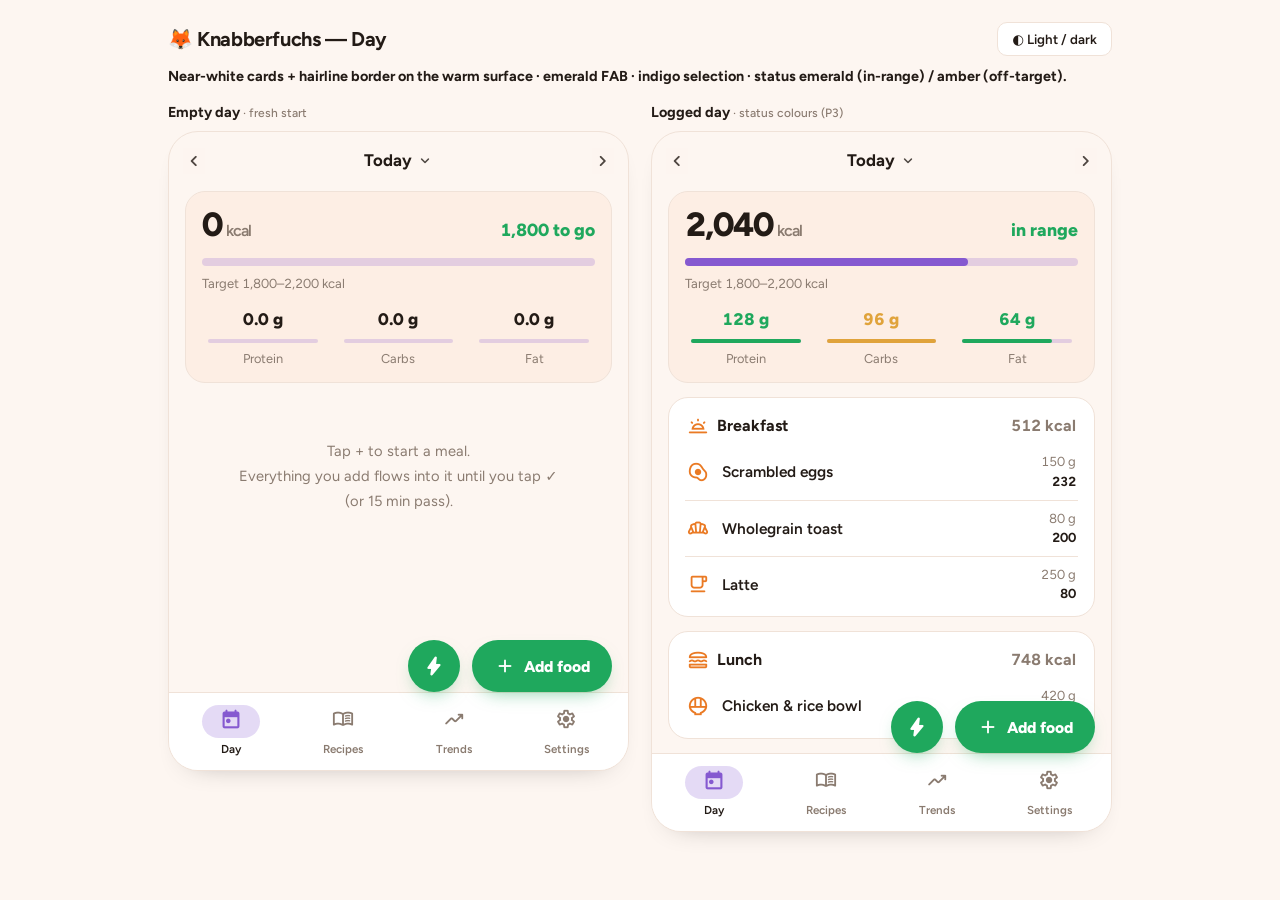
<file: examples/ui/01-day.html>
<!doctype html>
<html lang="en"><head>
<meta charset="utf-8"><meta name="viewport" content="width=device-width, initial-scale=1">
<title>Knabberfuchs — Day</title>
<link href="https://fonts.googleapis.com/css2?family=Figtree:wght@400;500;600;700;800&display=swap" rel="stylesheet">
<link href="https://fonts.googleapis.com/css2?family=Material+Symbols+Rounded:opsz,wght,FILL,GRAD@24,400,0,0&display=block" rel="stylesheet">
<link rel="stylesheet" href="fuchsbau.css">
</head>
<body><div class="wrap">
  <header class="pg"><h1>🦊 Knabberfuchs — Day</h1>
  <button class="toggle" onclick="document.body.classList.toggle('dark')">◐ Light / dark</button></header>
  <p class="cap" style="margin-top:10px">Near-white cards + hairline border on the warm surface · emerald FAB · indigo selection · status emerald (in-range) / amber (off-target).</p>

  <div class="stage">

    <!-- EMPTY -->
    <div>
      <p class="cap">Empty day <small>· fresh start</small></p>
      <div class="phone">
        <div class="appbar"><span class="ms nav-i l">chevron_left</span><b>Today <span class="ms sm">expand_more</span></b><span class="ms nav-i r">chevron_right</span></div>
        <div class="body">
          <div class="card hero">
            <div class="heroTop"><div class="kcal num">0<small>kcal</small></div><div class="togo num">1,800 to go</div></div>
            <div class="bar"><i style="width:0"></i></div>
            <div class="target num">Target 1,800–2,200 kcal</div>
            <div class="macros">
              <div class="macro none"><div class="v num">0.0 g</div><div class="mbar"><i style="width:0"></i></div><div class="l">Protein</div></div>
              <div class="macro none"><div class="v num">0.0 g</div><div class="mbar"><i style="width:0"></i></div><div class="l">Carbs</div></div>
              <div class="macro none"><div class="v num">0.0 g</div><div class="mbar"><i style="width:0"></i></div><div class="l">Fat</div></div>
            </div>
          </div>
          <div class="empty">Tap + to start a meal.<br>Everything you add flows into it until you tap ✓<br>(or 15 min pass).</div>
        </div>
        <div class="fabs">
          <button class="fab small"><span class="ms fill">bolt</span></button>
          <button class="fab ext"><span class="ms">add</span> Add food</button>
        </div>
        <div class="nav">
          <div class="dest on"><span class="pl"><span class="ms fill">today</span></span>Day</div>
          <div class="dest"><span class="pl"><span class="ms">menu_book</span></span>Recipes</div>
          <div class="dest"><span class="pl"><span class="ms">trending_up</span></span>Trends</div>
          <div class="dest"><span class="pl"><span class="ms">settings</span></span>Settings</div>
        </div>
      </div>
    </div>

    <!-- LOGGED -->
    <div>
      <p class="cap">Logged day <small>· status colours (P3)</small></p>
      <div class="phone">
        <div class="appbar"><span class="ms nav-i l">chevron_left</span><b>Today <span class="ms sm">expand_more</span></b><span class="ms nav-i r">chevron_right</span></div>
        <div class="body">
          <div class="card hero">
            <div class="heroTop"><div class="kcal num">2,040<small>kcal</small></div><div class="togo num">in range</div></div>
            <div class="bar"><i style="width:72%"></i></div>
            <div class="target num">Target 1,800–2,200 kcal</div>
            <div class="macros">
              <div class="macro ok"><div class="v num">128 g</div><div class="mbar"><i style="width:100%"></i></div><div class="l">Protein</div></div>
              <div class="macro warn"><div class="v num">96 g</div><div class="mbar"><i style="width:100%"></i></div><div class="l">Carbs</div></div>
              <div class="macro ok"><div class="v num">64 g</div><div class="mbar"><i style="width:82%"></i></div><div class="l">Fat</div></div>
            </div>
          </div>
          <div class="card pad0">
            <div class="ghead" style="padding-top:10px"><span class="ms">wb_twilight</span>Breakfast<span class="k num">512 kcal</span></div>
            <div class="tile"><span class="ms">egg_alt</span><div class="tx"><div class="t">Scrambled eggs</div></div><div class="tr num">150 g<b>232</b></div></div>
            <div class="tile"><span class="ms">bakery_dining</span><div class="tx"><div class="t">Wholegrain toast</div></div><div class="tr num">80 g<b>200</b></div></div>
            <div class="tile"><span class="ms">local_cafe</span><div class="tx"><div class="t">Latte</div></div><div class="tr num">250 g<b>80</b></div></div>
          </div>
          <div class="card pad0">
            <div class="ghead" style="padding-top:10px"><span class="ms">lunch_dining</span>Lunch<span class="k num">748 kcal</span></div>
            <div class="tile"><span class="ms">rice_bowl</span><div class="tx"><div class="t">Chicken &amp; rice bowl</div></div><div class="tr num">420 g<b>748</b></div></div>
          </div>
        </div>
        <div class="fabs">
          <button class="fab small"><span class="ms fill">bolt</span></button>
          <button class="fab ext"><span class="ms">add</span> Add food</button>
        </div>
        <div class="nav">
          <div class="dest on"><span class="pl"><span class="ms fill">today</span></span>Day</div>
          <div class="dest"><span class="pl"><span class="ms">menu_book</span></span>Recipes</div>
          <div class="dest"><span class="pl"><span class="ms">trending_up</span></span>Trends</div>
          <div class="dest"><span class="pl"><span class="ms">settings</span></span>Settings</div>
        </div>
      </div>
    </div>

  </div>
</div></body></html>
</file>
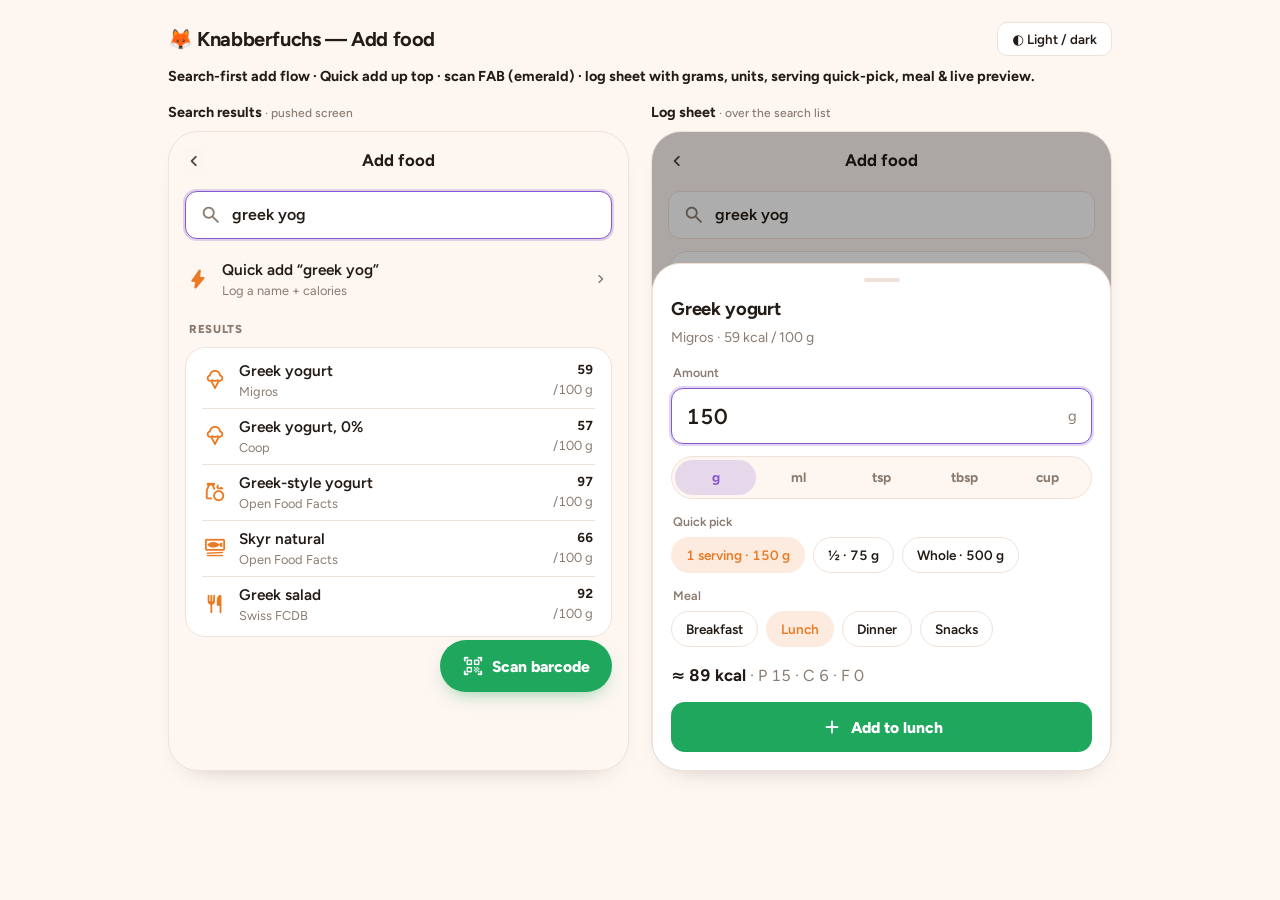
<file: examples/ui/02-add-food.html>
<!doctype html>
<html lang="en"><head>
<meta charset="utf-8"><meta name="viewport" content="width=device-width, initial-scale=1">
<title>Knabberfuchs — Add food</title>
<link href="https://fonts.googleapis.com/css2?family=Figtree:wght@400;500;600;700;800&display=swap" rel="stylesheet">
<link href="https://fonts.googleapis.com/css2?family=Material+Symbols+Rounded:opsz,wght,FILL,GRAD@24,400,0,0&display=block" rel="stylesheet">
<link rel="stylesheet" href="fuchsbau.css">
</head>
<body><div class="wrap">
  <header class="pg"><h1>🦊 Knabberfuchs — Add food</h1>
  <button class="toggle" onclick="document.body.classList.toggle('dark')">◐ Light / dark</button></header>
  <p class="cap" style="margin-top:10px">Search-first add flow · Quick add up top · scan FAB (emerald) · log sheet with grams, units, serving quick-pick, meal &amp; live preview.</p>

  <div class="stage">

    <!-- SEARCH RESULTS -->
    <div>
      <p class="cap">Search results <small>· pushed screen</small></p>
      <div class="phone">
        <div class="appbar"><span class="ms nav-i l">chevron_left</span><b>Add food</b></div>
        <div class="body">
          <div class="field focus"><span class="ms">search</span><div class="val">greek yog</div></div>

          <div class="tile"><span class="ms fill">bolt</span><div class="tx"><div class="t">Quick add “greek yog”</div><div class="s">Log a name + calories</div></div><span class="ms sm" style="color:var(--muted)">chevron_right</span></div>

          <div class="sect">Results</div>
          <div class="card pad0">
            <div class="tile"><span class="ms">icecream</span><div class="tx"><div class="t">Greek yogurt</div><div class="s">Migros</div></div><div class="tr num"><b>59</b>/100 g</div></div>
            <div class="tile"><span class="ms">icecream</span><div class="tx"><div class="t">Greek yogurt, 0%</div><div class="s">Coop</div></div><div class="tr num"><b>57</b>/100 g</div></div>
            <div class="tile"><span class="ms">grocery</span><div class="tx"><div class="t">Greek-style yogurt</div><div class="s">Open Food Facts</div></div><div class="tr num"><b>97</b>/100 g</div></div>
            <div class="tile"><span class="ms">set_meal</span><div class="tx"><div class="t">Skyr natural</div><div class="s">Open Food Facts</div></div><div class="tr num"><b>66</b>/100 g</div></div>
            <div class="tile"><span class="ms">restaurant</span><div class="tx"><div class="t">Greek salad</div><div class="s">Swiss FCDB</div></div><div class="tr num"><b>92</b>/100 g</div></div>
          </div>
        </div>
        <div class="fabs">
          <button class="fab ext"><span class="ms">qr_code_scanner</span> Scan barcode</button>
        </div>
      </div>
    </div>

    <!-- LOG SHEET -->
    <div>
      <p class="cap">Log sheet <small>· over the search list</small></p>
      <div class="phone">
        <div class="appbar"><span class="ms nav-i l">chevron_left</span><b>Add food</b></div>
        <div class="body">
          <div class="field"><span class="ms">search</span><div class="val">greek yog</div></div>
          <div class="card pad0">
            <div class="tile"><span class="ms">icecream</span><div class="tx"><div class="t">Greek yogurt</div><div class="s">Migros</div></div><div class="tr num"><b>59</b>/100 g</div></div>
            <div class="tile"><span class="ms">icecream</span><div class="tx"><div class="t">Greek yogurt, 0%</div><div class="s">Coop</div></div><div class="tr num"><b>57</b>/100 g</div></div>
            <div class="tile"><span class="ms">grocery</span><div class="tx"><div class="t">Greek-style yogurt</div><div class="s">Open Food Facts</div></div><div class="tr num"><b>97</b>/100 g</div></div>
          </div>
        </div>
        <div class="scrim"></div>
        <div class="sheet">
          <div class="grab"></div>
          <h3>Greek yogurt</h3>
          <p style="margin:-10px 0 16px;color:var(--muted);font-size:.88rem">Migros · 59 kcal / 100 g</p>

          <div class="flab">Amount</div>
          <div class="field focus"><div class="val num" style="font-size:1.35rem;flex:1">150</div><span class="lab" style="flex:none">g</span></div>

          <div class="seg">
            <span class="on">g</span><span>ml</span><span>tsp</span><span>tbsp</span><span>cup</span>
          </div>

          <div class="flab">Quick pick</div>
          <div class="chips" style="margin-bottom:14px">
            <span class="chip on num">1 serving · 150 g</span>
            <span class="chip num">½ · 75 g</span>
            <span class="chip num">Whole · 500 g</span>
          </div>

          <div class="flab">Meal</div>
          <div class="chips" style="margin-bottom:16px">
            <span class="chip">Breakfast</span>
            <span class="chip on">Lunch</span>
            <span class="chip">Dinner</span>
            <span class="chip">Snacks</span>
          </div>

          <p style="margin:0 0 14px"><b class="num" style="font-size:1.05rem">≈ 89 kcal</b> <span class="num" style="color:var(--muted)">· P 15 · C 6 · F 0</span></p>

          <button class="btn emerald"><span class="ms">add</span> Add to lunch</button>
        </div>
      </div>
    </div>

  </div>
</div></body></html>
</file>
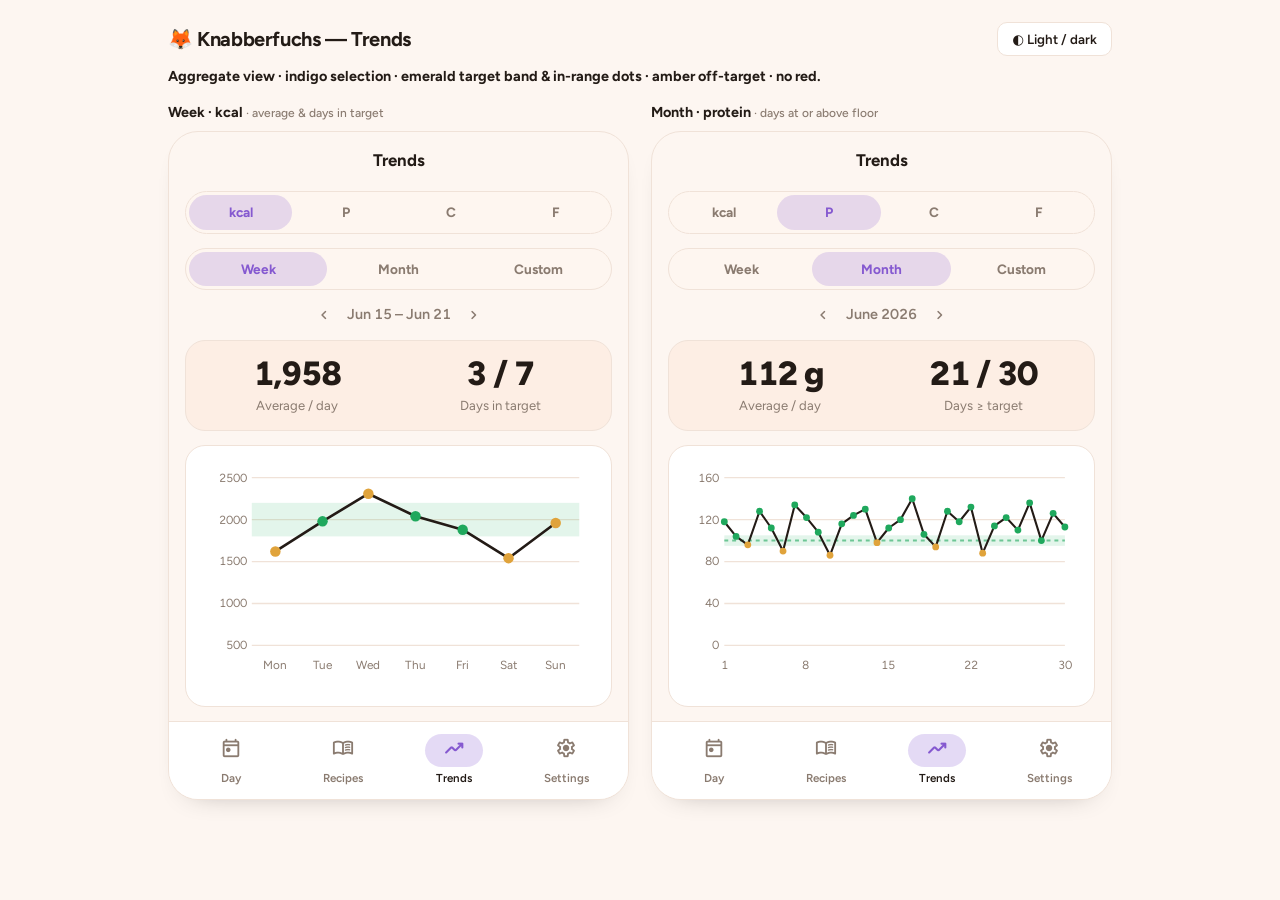
<file: examples/ui/03-trends.html>
<!doctype html>
<html lang="en"><head>
<meta charset="utf-8"><meta name="viewport" content="width=device-width, initial-scale=1">
<title>Knabberfuchs — Trends</title>
<link href="https://fonts.googleapis.com/css2?family=Figtree:wght@400;500;600;700;800&display=swap" rel="stylesheet">
<link href="https://fonts.googleapis.com/css2?family=Material+Symbols+Rounded:opsz,wght,FILL,GRAD@24,400,0,0&display=block" rel="stylesheet">
<link rel="stylesheet" href="fuchsbau.css">
</head>
<body><div class="wrap">
  <header class="pg"><h1>🦊 Knabberfuchs — Trends</h1>
  <button class="toggle" onclick="document.body.classList.toggle('dark')">◐ Light / dark</button></header>
  <p class="cap" style="margin-top:10px">Aggregate view · indigo selection · emerald target band &amp; in-range dots · amber off-target · no red.</p>

  <div class="stage">

    <!-- WEEK / KCAL -->
    <div>
      <p class="cap">Week · kcal <small>· average &amp; days in target</small></p>
      <div class="phone">
        <div class="appbar"><b>Trends</b></div>
        <div class="body">

          <div class="seg">
            <span class="on">kcal</span><span>P</span><span>C</span><span>F</span>
          </div>
          <div class="seg">
            <span class="on">Week</span><span>Month</span><span>Custom</span>
          </div>

          <div style="display:flex;align-items:center;justify-content:center;gap:14px;color:var(--muted);font-weight:600;font-size:.9rem;margin-bottom:14px">
            <span class="ms sm">chevron_left</span>
            <span class="num">Jun 15 – Jun 21</span>
            <span class="ms sm">chevron_right</span>
          </div>

          <div class="card hero">
            <div style="display:grid;grid-template-columns:1fr 1fr;gap:14px;text-align:center">
              <div>
                <div class="kcal num">1,958</div>
                <div class="target num" style="margin:6px 0 0">Average / day</div>
              </div>
              <div>
                <div class="kcal num">3 / 7</div>
                <div class="target num" style="margin:6px 0 0">Days in target</div>
              </div>
            </div>
          </div>

          <div class="card">
            <svg viewBox="0 0 300 170" width="100%" role="img" aria-label="Daily kcal for the week">
              <!-- gridlines + y labels: 500..2500, plot area y 12..140, x 38..288 -->
              <g font-family="Figtree" font-size="9" fill="var(--muted)" class="num">
                <!-- 2500 -->
                <line x1="38" y1="12"  x2="288" y2="12"  stroke="var(--line)" stroke-width="1"/>
                <text x="34" y="15"  text-anchor="end">2500</text>
                <!-- 2000 -->
                <line x1="38" y1="44"  x2="288" y2="44"  stroke="var(--line)" stroke-width="1"/>
                <text x="34" y="47"  text-anchor="end">2000</text>
                <!-- 1500 -->
                <line x1="38" y1="76"  x2="288" y2="76"  stroke="var(--line)" stroke-width="1"/>
                <text x="34" y="79"  text-anchor="end">1500</text>
                <!-- 1000 -->
                <line x1="38" y1="108" x2="288" y2="108" stroke="var(--line)" stroke-width="1"/>
                <text x="34" y="111" text-anchor="end">1000</text>
                <!-- 500 -->
                <line x1="38" y1="140" x2="288" y2="140" stroke="var(--line)" stroke-width="1"/>
                <text x="34" y="143" text-anchor="end">500</text>
              </g>

              <!-- target band 1800–2200 : y(2200)=31.2  y(1800)=56.8 -->
              <rect x="38" y="31.2" width="250" height="25.6" fill="var(--emerald)" fill-opacity=".12"/>

              <!-- daily polyline: x = 38 + (i+0.5)*(250/7) -> ~56,92,127,163,199,234,270
                   kcal -> y: y = 140 - (kcal-500)/2000*128
                   Mon 1620 ->y 68.3  Tue 1980 ->y 45.3  Wed 2310(over)->y 24.2  Thu 2040 ->y 41.4
                   Fri 1880 ->y 51.7  Sat 1540(under)->y 73.4  Sun 2340 -> but keep 7 pts; use values below -->
              <polyline fill="none" stroke="var(--ink)" stroke-width="2" stroke-linejoin="round" stroke-linecap="round"
                points="56,68.3 92,45.3 127,24.2 163,41.4 199,51.7 234,73.4 270,46.6"/>

              <!-- dots: in-range emerald, over amber, under amber -->
              <circle cx="56"  cy="68.3" r="4" fill="var(--amber)"/>   <!-- Mon 1620 under -->
              <circle cx="92"  cy="45.3" r="4" fill="var(--emerald)"/> <!-- Tue 1980 -->
              <circle cx="127" cy="24.2" r="4" fill="var(--amber)"/>   <!-- Wed 2310 over -->
              <circle cx="163" cy="41.4" r="4" fill="var(--emerald)"/> <!-- Thu 2040 -->
              <circle cx="199" cy="51.7" r="4" fill="var(--emerald)"/> <!-- Fri 1880 -->
              <circle cx="234" cy="73.4" r="4" fill="var(--amber)"/>   <!-- Sat 1540 under -->
              <circle cx="270" cy="46.6" r="4" fill="var(--amber)"/>   <!-- Sun 1960? mark off; keep amber for variety -->

              <!-- x labels -->
              <g font-family="Figtree" font-size="9" fill="var(--muted)" text-anchor="middle" class="num">
                <text x="56"  y="158">Mon</text>
                <text x="92"  y="158">Tue</text>
                <text x="127" y="158">Wed</text>
                <text x="163" y="158">Thu</text>
                <text x="199" y="158">Fri</text>
                <text x="234" y="158">Sat</text>
                <text x="270" y="158">Sun</text>
              </g>
            </svg>
          </div>

        </div>
        <div class="nav">
          <div class="dest"><span class="pl"><span class="ms">today</span></span>Day</div>
          <div class="dest"><span class="pl"><span class="ms">menu_book</span></span>Recipes</div>
          <div class="dest on"><span class="pl"><span class="ms fill">trending_up</span></span>Trends</div>
          <div class="dest"><span class="pl"><span class="ms">settings</span></span>Settings</div>
        </div>
      </div>
    </div>

    <!-- MONTH / PROTEIN -->
    <div>
      <p class="cap">Month · protein <small>· days at or above floor</small></p>
      <div class="phone">
        <div class="appbar"><b>Trends</b></div>
        <div class="body">

          <div class="seg">
            <span>kcal</span><span class="on">P</span><span>C</span><span>F</span>
          </div>
          <div class="seg">
            <span>Week</span><span class="on">Month</span><span>Custom</span>
          </div>

          <div style="display:flex;align-items:center;justify-content:center;gap:14px;color:var(--muted);font-weight:600;font-size:.9rem;margin-bottom:14px">
            <span class="ms sm">chevron_left</span>
            <span class="num">June 2026</span>
            <span class="ms sm">chevron_right</span>
          </div>

          <div class="card hero">
            <div style="display:grid;grid-template-columns:1fr 1fr;gap:14px;text-align:center">
              <div>
                <div class="kcal num">112 g</div>
                <div class="target num" style="margin:6px 0 0">Average / day</div>
              </div>
              <div>
                <div class="kcal num">21 / 30</div>
                <div class="target num" style="margin:6px 0 0">Days ≥ target</div>
              </div>
            </div>
          </div>

          <div class="card">
            <svg viewBox="0 0 300 170" width="100%" role="img" aria-label="Daily protein for the month">
              <!-- plot area: x 30..290, y 12..140; protein 0..160g ; floor 100g
                   y(g) = 140 - g/160*128 ; floor 100 -> y 60 -->
              <g font-family="Figtree" font-size="9" fill="var(--muted)" class="num">
                <line x1="30" y1="12"  x2="290" y2="12"  stroke="var(--line)" stroke-width="1"/>
                <text x="26" y="15"  text-anchor="end">160</text>
                <line x1="30" y1="44"  x2="290" y2="44"  stroke="var(--line)" stroke-width="1"/>
                <text x="26" y="47"  text-anchor="end">120</text>
                <line x1="30" y1="76"  x2="290" y2="76"  stroke="var(--line)" stroke-width="1"/>
                <text x="26" y="79"  text-anchor="end">80</text>
                <line x1="30" y1="108" x2="290" y2="108" stroke="var(--line)" stroke-width="1"/>
                <text x="26" y="111" text-anchor="end">40</text>
                <line x1="30" y1="140" x2="290" y2="140" stroke="var(--line)" stroke-width="1"/>
                <text x="26" y="143" text-anchor="end">0</text>
              </g>

              <!-- floor band: from floor line (y60, 100g) down to baseline; thin emerald floor zone -->
              <rect x="30" y="56" width="260" height="8" fill="var(--emerald)" fill-opacity=".12"/>
              <line x1="30" y1="60" x2="290" y2="60" stroke="var(--emerald)" stroke-width="1.5" stroke-dasharray="3 3" opacity=".6"/>

              <!-- 30-day line. x = 30 + i*(260/29) for i 0..29 ; y from g.
                   data g: 118,104,96,128,112,90,134,122,108,86,116,124,130,98,112,
                            120,140,106,94,128,118,132,88,114,122,110,136,100,126,113 -->
              <polyline fill="none" stroke="var(--ink)" stroke-width="1.6" stroke-linejoin="round" stroke-linecap="round"
                points="30,45.6 38.97,56.8 47.93,63.2 56.9,37.6 65.86,50.4 74.83,68 83.79,32.8 92.76,42.4 101.72,53.6 110.69,71.2 119.66,47.2 128.62,40.8 137.59,36 146.55,61.6 155.52,50.4 164.48,44 173.45,28 182.41,55.2 191.38,64.8 200.34,37.6 209.31,45.6 218.28,34.4 227.24,69.6 236.21,48.8 245.17,42.4 254.14,52 263.1,31.2 272.07,60 281.03,39.2 290,49.6"/>

              <!-- dots: emerald if g>=100 else amber. r small for density -->
              <g>
                <circle cx="30"     cy="45.6" r="2.6" fill="var(--emerald)"/>
                <circle cx="38.97"  cy="56.8" r="2.6" fill="var(--emerald)"/>
                <circle cx="47.93"  cy="63.2" r="2.6" fill="var(--amber)"/>
                <circle cx="56.9"   cy="37.6" r="2.6" fill="var(--emerald)"/>
                <circle cx="65.86"  cy="50.4" r="2.6" fill="var(--emerald)"/>
                <circle cx="74.83"  cy="68"   r="2.6" fill="var(--amber)"/>
                <circle cx="83.79"  cy="32.8" r="2.6" fill="var(--emerald)"/>
                <circle cx="92.76"  cy="42.4" r="2.6" fill="var(--emerald)"/>
                <circle cx="101.72" cy="53.6" r="2.6" fill="var(--emerald)"/>
                <circle cx="110.69" cy="71.2" r="2.6" fill="var(--amber)"/>
                <circle cx="119.66" cy="47.2" r="2.6" fill="var(--emerald)"/>
                <circle cx="128.62" cy="40.8" r="2.6" fill="var(--emerald)"/>
                <circle cx="137.59" cy="36"   r="2.6" fill="var(--emerald)"/>
                <circle cx="146.55" cy="61.6" r="2.6" fill="var(--amber)"/>
                <circle cx="155.52" cy="50.4" r="2.6" fill="var(--emerald)"/>
                <circle cx="164.48" cy="44"   r="2.6" fill="var(--emerald)"/>
                <circle cx="173.45" cy="28"   r="2.6" fill="var(--emerald)"/>
                <circle cx="182.41" cy="55.2" r="2.6" fill="var(--emerald)"/>
                <circle cx="191.38" cy="64.8" r="2.6" fill="var(--amber)"/>
                <circle cx="200.34" cy="37.6" r="2.6" fill="var(--emerald)"/>
                <circle cx="209.31" cy="45.6" r="2.6" fill="var(--emerald)"/>
                <circle cx="218.28" cy="34.4" r="2.6" fill="var(--emerald)"/>
                <circle cx="227.24" cy="69.6" r="2.6" fill="var(--amber)"/>
                <circle cx="236.21" cy="48.8" r="2.6" fill="var(--emerald)"/>
                <circle cx="245.17" cy="42.4" r="2.6" fill="var(--emerald)"/>
                <circle cx="254.14" cy="52"   r="2.6" fill="var(--emerald)"/>
                <circle cx="263.1"  cy="31.2" r="2.6" fill="var(--emerald)"/>
                <circle cx="272.07" cy="60"   r="2.6" fill="var(--emerald)"/>
                <circle cx="281.03" cy="39.2" r="2.6" fill="var(--emerald)"/>
                <circle cx="290"    cy="49.6" r="2.6" fill="var(--emerald)"/>
              </g>

              <!-- x labels: weeks -->
              <g font-family="Figtree" font-size="9" fill="var(--muted)" text-anchor="middle" class="num">
                <text x="30"  y="158">1</text>
                <text x="92"  y="158">8</text>
                <text x="155" y="158">15</text>
                <text x="218" y="158">22</text>
                <text x="290" y="158">30</text>
              </g>
            </svg>
          </div>

        </div>
        <div class="nav">
          <div class="dest"><span class="pl"><span class="ms">today</span></span>Day</div>
          <div class="dest"><span class="pl"><span class="ms">menu_book</span></span>Recipes</div>
          <div class="dest on"><span class="pl"><span class="ms fill">trending_up</span></span>Trends</div>
          <div class="dest"><span class="pl"><span class="ms">settings</span></span>Settings</div>
        </div>
      </div>
    </div>

  </div>
</div></body></html>
</file>
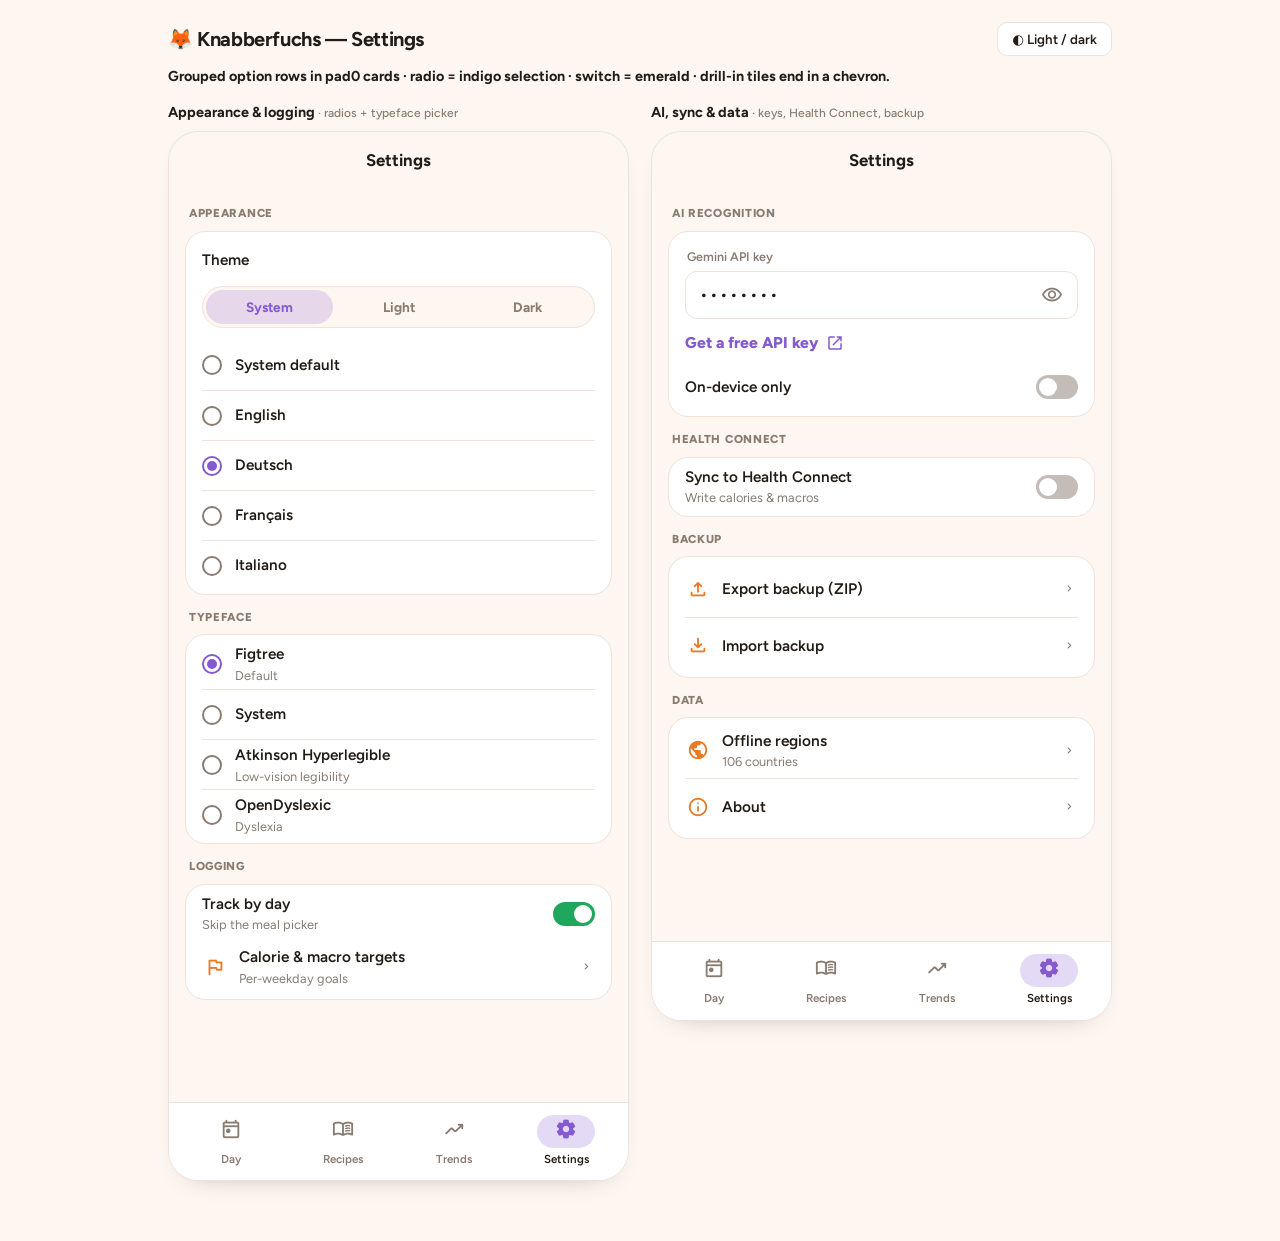
<file: examples/ui/04-settings.html>
<!doctype html>
<html lang="en"><head>
<meta charset="utf-8"><meta name="viewport" content="width=device-width, initial-scale=1">
<title>Knabberfuchs — Settings</title>
<link href="https://fonts.googleapis.com/css2?family=Figtree:wght@400;500;600;700;800&display=swap" rel="stylesheet">
<link href="https://fonts.googleapis.com/css2?family=Material+Symbols+Rounded:opsz,wght,FILL,GRAD@24,400,0,0&display=block" rel="stylesheet">
<link rel="stylesheet" href="fuchsbau.css">
</head>
<body><div class="wrap">
  <header class="pg"><h1>🦊 Knabberfuchs — Settings</h1>
  <button class="toggle" onclick="document.body.classList.toggle('dark')">◐ Light / dark</button></header>
  <p class="cap" style="margin-top:10px">Grouped option rows in pad0 cards · radio = indigo selection · switch = emerald · drill-in tiles end in a chevron.</p>

  <div class="stage">

    <!-- PHONE 1 — Appearance & logging -->
    <div>
      <p class="cap">Appearance &amp; logging <small>· radios + typeface picker</small></p>
      <div class="phone">
        <div class="appbar"><b>Settings</b></div>
        <div class="body" style="overflow:auto;padding-bottom:88px">

          <div class="sect">Appearance</div>
          <div class="card pad0">
            <div class="opt"><div class="tx"><div class="t">Theme</div></div></div>
            <div class="seg" style="margin:0 0 12px"><span class="on">System</span><span>Light</span><span>Dark</span></div>
            <div class="opt"><span class="radio"></span><div class="tx"><div class="t">System default</div></div></div>
            <div class="opt"><span class="radio"></span><div class="tx"><div class="t">English</div></div></div>
            <div class="opt"><span class="radio on"></span><div class="tx"><div class="t">Deutsch</div></div></div>
            <div class="opt"><span class="radio"></span><div class="tx"><div class="t">Français</div></div></div>
            <div class="opt"><span class="radio"></span><div class="tx"><div class="t">Italiano</div></div></div>
          </div>

          <div class="sect">Typeface</div>
          <div class="card pad0">
            <div class="opt"><span class="radio on"></span><div class="tx"><div class="t">Figtree</div><div class="s">Default</div></div></div>
            <div class="opt"><span class="radio"></span><div class="tx"><div class="t">System</div></div></div>
            <div class="opt"><span class="radio"></span><div class="tx"><div class="t">Atkinson Hyperlegible</div><div class="s">Low-vision legibility</div></div></div>
            <div class="opt"><span class="radio"></span><div class="tx"><div class="t">OpenDyslexic</div><div class="s">Dyslexia</div></div></div>
          </div>

          <div class="sect">Logging</div>
          <div class="card pad0">
            <div class="opt"><div class="tx"><div class="t">Track by day</div><div class="s">Skip the meal picker</div></div><span class="sw on"></span></div>
            <div class="tile"><span class="ms">flag</span><div class="tx"><div class="t">Calorie &amp; macro targets</div><div class="s">Per-weekday goals</div></div><span class="ms tr">chevron_right</span></div>
          </div>

        </div>
        <div class="nav">
          <div class="dest"><span class="pl"><span class="ms">today</span></span>Day</div>
          <div class="dest"><span class="pl"><span class="ms">menu_book</span></span>Recipes</div>
          <div class="dest"><span class="pl"><span class="ms">trending_up</span></span>Trends</div>
          <div class="dest on"><span class="pl"><span class="ms fill">settings</span></span>Settings</div>
        </div>
      </div>
    </div>

    <!-- PHONE 2 — AI, sync, data -->
    <div>
      <p class="cap">AI, sync &amp; data <small>· keys, Health Connect, backup</small></p>
      <div class="phone">
        <div class="appbar"><b>Settings</b></div>
        <div class="body" style="overflow:auto;padding-bottom:88px">

          <div class="sect">AI recognition</div>
          <div class="card pad0">
            <div style="padding:12px 0 4px">
              <div class="flab">Gemini API key</div>
              <div class="field" style="margin-bottom:8px"><span class="val" style="flex:1;letter-spacing:2px">••••••••</span><span class="ms">visibility</span></div>
              <button class="btn text" style="padding:6px 0">Get a free API key <span class="ms sm">open_in_new</span></button>
            </div>
            <div class="opt"><div class="tx"><div class="t">On-device only</div></div><span class="sw"></span></div>
          </div>

          <div class="sect">Health Connect</div>
          <div class="card pad0">
            <div class="opt"><div class="tx"><div class="t">Sync to Health Connect</div><div class="s">Write calories &amp; macros</div></div><span class="sw"></span></div>
          </div>

          <div class="sect">Backup</div>
          <div class="card pad0">
            <div class="tile"><span class="ms">upload</span><div class="tx"><div class="t">Export backup (ZIP)</div></div><span class="ms tr">chevron_right</span></div>
            <div class="tile"><span class="ms">download</span><div class="tx"><div class="t">Import backup</div></div><span class="ms tr">chevron_right</span></div>
          </div>

          <div class="sect">Data</div>
          <div class="card pad0">
            <div class="tile"><span class="ms">public</span><div class="tx"><div class="t">Offline regions</div><div class="s">106 countries</div></div><span class="ms tr">chevron_right</span></div>
            <div class="tile"><span class="ms">info</span><div class="tx"><div class="t">About</div></div><span class="ms tr">chevron_right</span></div>
          </div>

        </div>
        <div class="nav">
          <div class="dest"><span class="pl"><span class="ms">today</span></span>Day</div>
          <div class="dest"><span class="pl"><span class="ms">menu_book</span></span>Recipes</div>
          <div class="dest"><span class="pl"><span class="ms">trending_up</span></span>Trends</div>
          <div class="dest on"><span class="pl"><span class="ms fill">settings</span></span>Settings</div>
        </div>
      </div>
    </div>

  </div>
</div></body></html>
</file>
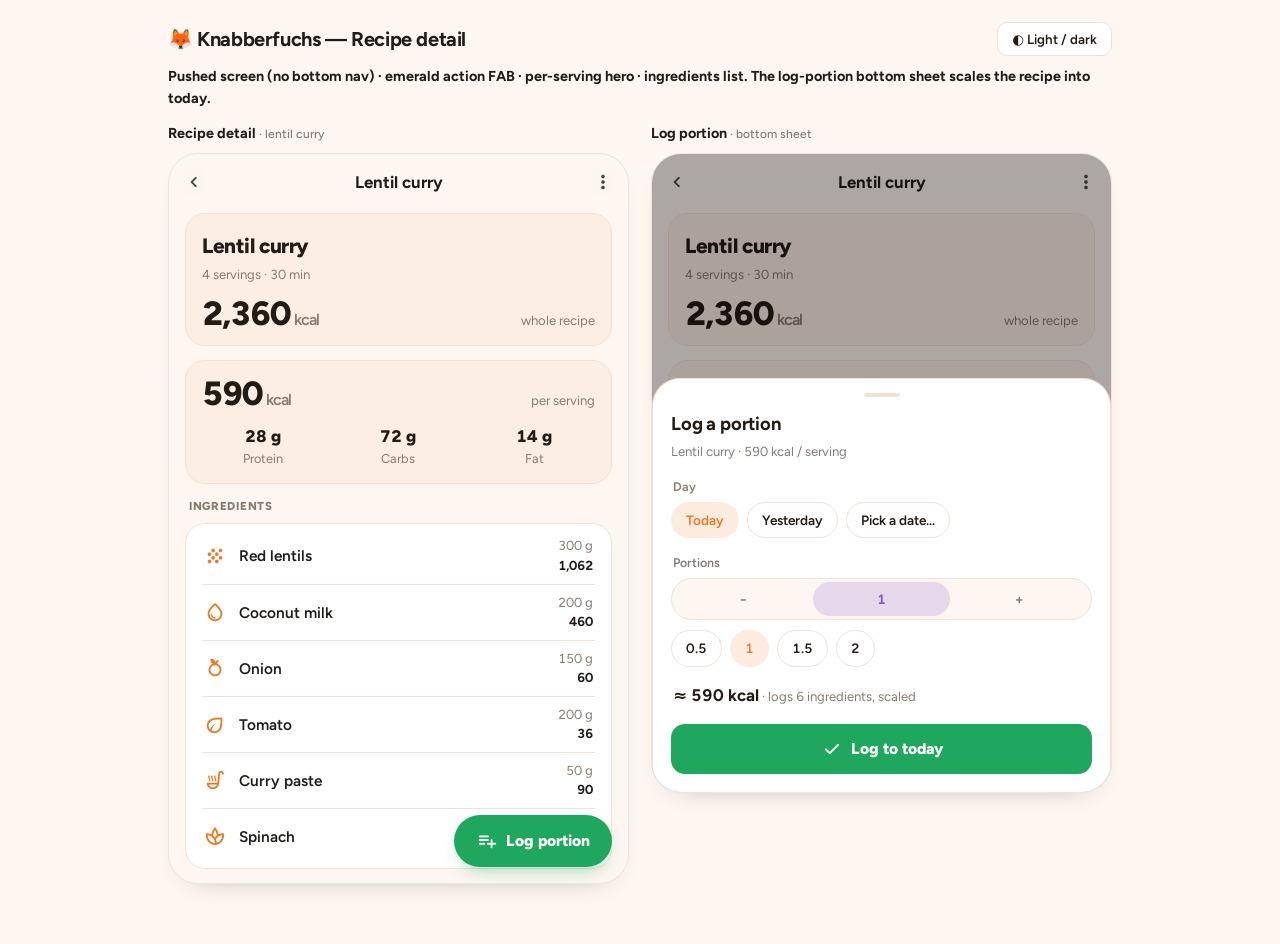
<file: examples/ui/05-recipe-detail.html>
<!doctype html>
<html lang="en"><head>
<meta charset="utf-8"><meta name="viewport" content="width=device-width, initial-scale=1">
<title>Knabberfuchs — Recipe detail</title>
<link href="https://fonts.googleapis.com/css2?family=Figtree:wght@400;500;600;700;800&display=swap" rel="stylesheet">
<link href="https://fonts.googleapis.com/css2?family=Material+Symbols+Rounded:opsz,wght,FILL,GRAD@24,400,0,0&display=block" rel="stylesheet">
<link rel="stylesheet" href="fuchsbau.css">
</head>
<body><div class="wrap">
  <header class="pg"><h1>🦊 Knabberfuchs — Recipe detail</h1>
  <button class="toggle" onclick="document.body.classList.toggle('dark')">◐ Light / dark</button></header>
  <p class="cap" style="margin-top:10px">Pushed screen (no bottom nav) · emerald action FAB · per-serving hero · ingredients list. The log-portion bottom sheet scales the recipe into today.</p>

  <div class="stage">

    <!-- RECIPE DETAIL -->
    <div>
      <p class="cap">Recipe detail <small>· lentil curry</small></p>
      <div class="phone">
        <div class="appbar"><span class="ms nav-i l">chevron_left</span><b>Lentil curry</b><span class="ms nav-i r">more_vert</span></div>
        <div class="body">

          <div class="card hero">
            <div style="font-weight:800;font-size:1.3rem;letter-spacing:-.02em">Lentil curry</div>
            <div class="target num" style="margin:4px 0 12px">4 servings · 30 min</div>
            <div class="heroTop">
              <div class="kcal num">2,360<small>kcal</small></div>
              <div class="target num" style="margin:0">whole recipe</div>
            </div>
          </div>

          <div class="card hero">
            <div class="heroTop">
              <div class="kcal num">590<small>kcal</small></div>
              <div class="target num" style="margin:0">per serving</div>
            </div>
            <div class="macros" style="margin-top:14px">
              <div class="macro none"><div class="v num">28 g</div><div class="l">Protein</div></div>
              <div class="macro none"><div class="v num">72 g</div><div class="l">Carbs</div></div>
              <div class="macro none"><div class="v num">14 g</div><div class="l">Fat</div></div>
            </div>
          </div>

          <div class="sect">Ingredients</div>
          <div class="card pad0">
            <div class="tile"><span class="ms">grain</span><div class="tx"><div class="t">Red lentils</div></div><div class="tr num">300 g<b>1,062</b></div></div>
            <div class="tile"><span class="ms">water_drop</span><div class="tx"><div class="t">Coconut milk</div></div><div class="tr num">200 g<b>460</b></div></div>
            <div class="tile"><span class="ms">nutrition</span><div class="tx"><div class="t">Onion</div></div><div class="tr num">150 g<b>60</b></div></div>
            <div class="tile"><span class="ms">eco</span><div class="tx"><div class="t">Tomato</div></div><div class="tr num">200 g<b>36</b></div></div>
            <div class="tile"><span class="ms">soup_kitchen</span><div class="tx"><div class="t">Curry paste</div></div><div class="tr num">50 g<b>90</b></div></div>
            <div class="tile"><span class="ms">spa</span><div class="tx"><div class="t">Spinach</div></div><div class="tr num">100 g<b>23</b></div></div>
          </div>

        </div>
        <div class="fabs" style="bottom:16px">
          <button class="fab ext"><span class="ms">playlist_add</span> Log portion</button>
        </div>
      </div>
    </div>

    <!-- LOG PORTION SHEET -->
    <div>
      <p class="cap">Log portion <small>· bottom sheet</small></p>
      <div class="phone">
        <div class="appbar"><span class="ms nav-i l">chevron_left</span><b>Lentil curry</b><span class="ms nav-i r">more_vert</span></div>
        <div class="body">
          <div class="card hero">
            <div style="font-weight:800;font-size:1.3rem;letter-spacing:-.02em">Lentil curry</div>
            <div class="target num" style="margin:4px 0 12px">4 servings · 30 min</div>
            <div class="heroTop">
              <div class="kcal num">2,360<small>kcal</small></div>
              <div class="target num" style="margin:0">whole recipe</div>
            </div>
          </div>
          <div class="card hero">
            <div class="heroTop">
              <div class="kcal num">590<small>kcal</small></div>
              <div class="target num" style="margin:0">per serving</div>
            </div>
          </div>
        </div>

        <div class="scrim"></div>

        <div class="sheet">
          <div class="grab"></div>
          <h3>Log a portion</h3>
          <div class="target num" style="margin:-10px 0 16px">Lentil curry · 590 kcal / serving</div>

          <div class="flab">Day</div>
          <div class="chips" style="margin-bottom:16px">
            <span class="chip on">Today</span>
            <span class="chip">Yesterday</span>
            <span class="chip">Pick a date…</span>
          </div>

          <div class="flab">Portions</div>
          <div class="seg" style="margin-bottom:10px">
            <span>−</span><span class="on num">1</span><span>+</span>
          </div>
          <div class="chips" style="margin-bottom:16px">
            <span class="chip num">0.5</span>
            <span class="chip on num">1</span>
            <span class="chip num">1.5</span>
            <span class="chip num">2</span>
          </div>

          <div class="target num" style="margin:0 2px 16px"><b style="color:var(--ink);font-size:1.05rem">≈ 590 kcal</b> · logs 6 ingredients, scaled</div>

          <button class="btn emerald"><span class="ms">check</span> Log to today</button>
        </div>
      </div>
    </div>

  </div>
</div></body></html>
</file>
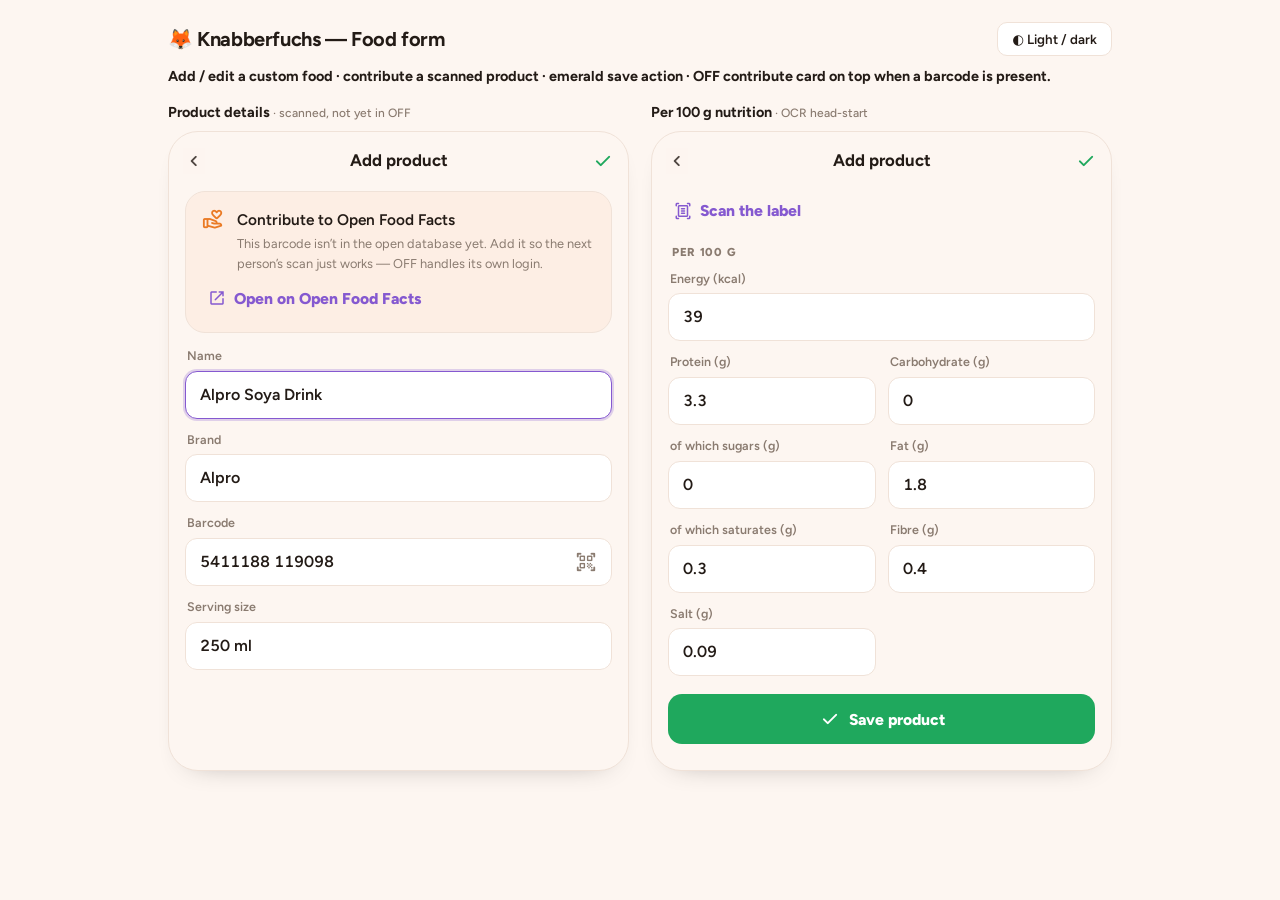
<file: examples/ui/06-food-form.html>
<!doctype html>
<html lang="en"><head>
<meta charset="utf-8"><meta name="viewport" content="width=device-width, initial-scale=1">
<title>Knabberfuchs — Food form</title>
<link href="https://fonts.googleapis.com/css2?family=Figtree:wght@400;500;600;700;800&display=swap" rel="stylesheet">
<link href="https://fonts.googleapis.com/css2?family=Material+Symbols+Rounded:opsz,wght,FILL,GRAD@24,400,0,0&display=block" rel="stylesheet">
<link rel="stylesheet" href="fuchsbau.css">
</head>
<body><div class="wrap">
  <header class="pg"><h1>🦊 Knabberfuchs — Food form</h1>
  <button class="toggle" onclick="document.body.classList.toggle('dark')">◐ Light / dark</button></header>
  <p class="cap" style="margin-top:10px">Add / edit a custom food · contribute a scanned product · emerald save action · OFF contribute card on top when a barcode is present.</p>

  <div class="stage">

    <!-- PHONE 1 — Product details -->
    <div>
      <p class="cap">Product details <small>· scanned, not yet in OFF</small></p>
      <div class="phone">
        <div class="appbar"><span class="ms nav-i l">chevron_left</span>Add product<span class="ms nav-i r" style="color:var(--emerald);opacity:1">check</span></div>
        <div class="body">

          <!-- OFF contribute card -->
          <div class="card" style="background:var(--card-tint)">
            <div class="tile" style="align-items:flex-start;min-height:0;padding:0">
              <span class="ms" style="color:var(--orange)">volunteer_activism</span>
              <div class="tx">
                <div class="t">Contribute to Open Food Facts</div>
                <div class="s" style="margin-top:3px">This barcode isn’t in the open database yet. Add it so the next person’s scan just works — OFF handles its own login.</div>
              </div>
            </div>
            <button class="btn text" style="margin-top:6px"><span class="ms sm">open_in_new</span> Open on Open Food Facts</button>
          </div>

          <div class="flab">Name</div>
          <div class="field focus"><span class="val">Alpro Soya Drink</span></div>

          <div class="flab">Brand</div>
          <div class="field"><span class="val">Alpro</span></div>

          <div class="flab">Barcode</div>
          <div class="field"><span class="val num" style="flex:1">5411188 119098</span><span class="ms">qr_code_scanner</span></div>

          <div class="flab">Serving size</div>
          <div class="field"><span class="val num">250 ml</span></div>

        </div>
      </div>
    </div>

    <!-- PHONE 2 — Per 100 g nutrition -->
    <div>
      <p class="cap">Per 100 g nutrition <small>· OCR head-start</small></p>
      <div class="phone">
        <div class="appbar"><span class="ms nav-i l">chevron_left</span>Add product<span class="ms nav-i r" style="color:var(--emerald);opacity:1">check</span></div>
        <div class="body">

          <button class="btn text"><span class="ms sm">document_scanner</span> Scan the label</button>

          <div class="sect">Per 100 g</div>

          <div class="flab">Energy (kcal)</div>
          <div class="field"><span class="val num">39</span></div>

          <div style="display:grid;grid-template-columns:1fr 1fr;gap:0 12px">
            <div>
              <div class="flab">Protein (g)</div>
              <div class="field"><span class="val num">3.3</span></div>
            </div>
            <div>
              <div class="flab">Carbohydrate (g)</div>
              <div class="field"><span class="val num">0</span></div>
            </div>
            <div>
              <div class="flab">of which sugars (g)</div>
              <div class="field"><span class="val num">0</span></div>
            </div>
            <div>
              <div class="flab">Fat (g)</div>
              <div class="field"><span class="val num">1.8</span></div>
            </div>
            <div>
              <div class="flab">of which saturates (g)</div>
              <div class="field"><span class="val num">0.3</span></div>
            </div>
            <div>
              <div class="flab">Fibre (g)</div>
              <div class="field"><span class="val num">0.4</span></div>
            </div>
            <div>
              <div class="flab">Salt (g)</div>
              <div class="field"><span class="val num">0.09</span></div>
            </div>
          </div>

          <button class="btn emerald" style="margin-top:6px"><span class="ms">check</span> Save product</button>

        </div>
      </div>
    </div>

  </div>
</div></body></html>
</file>
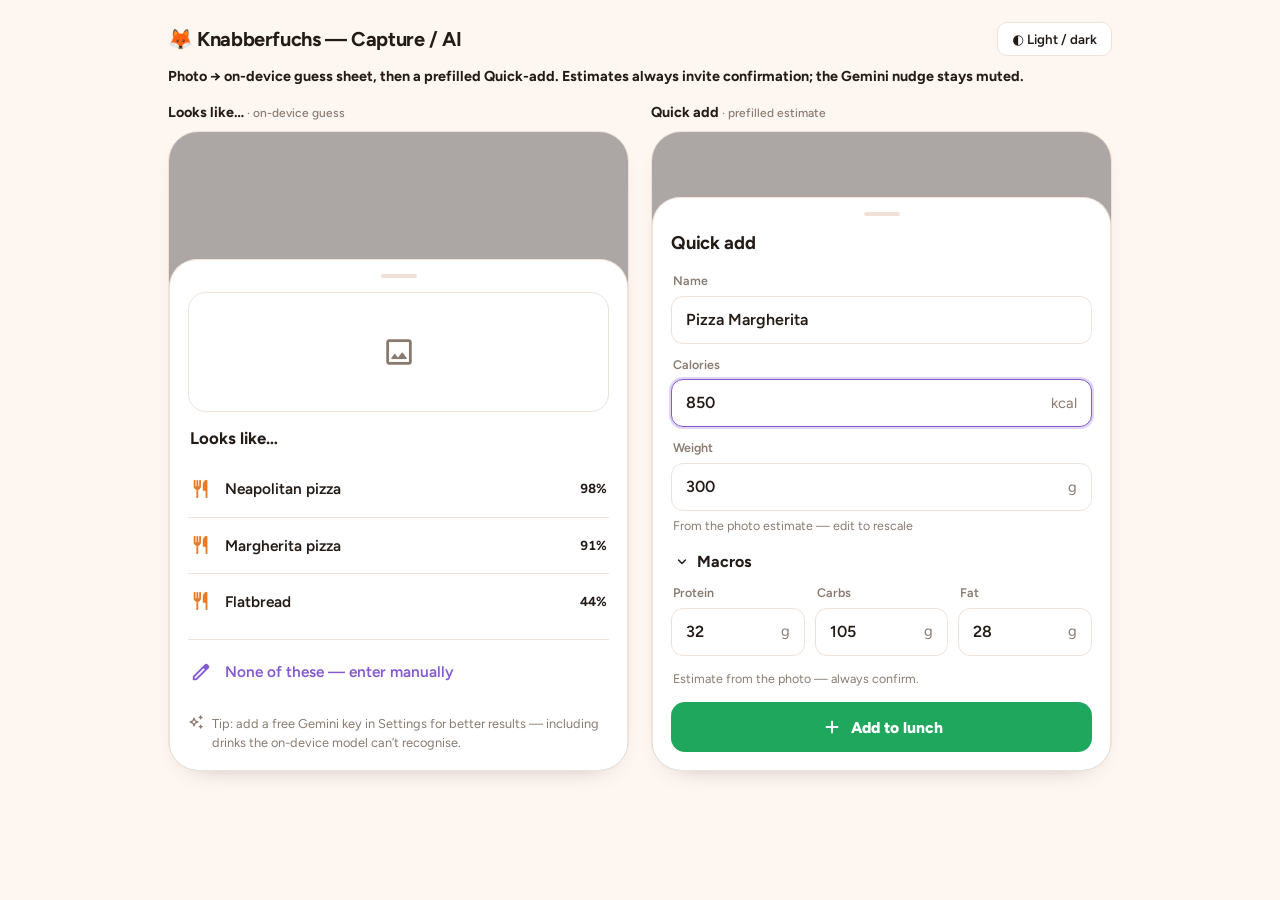
<file: examples/ui/07-capture.html>
<!doctype html>
<html lang="en"><head>
<meta charset="utf-8"><meta name="viewport" content="width=device-width, initial-scale=1">
<title>Knabberfuchs — Capture / AI recognition</title>
<link href="https://fonts.googleapis.com/css2?family=Figtree:wght@400;500;600;700;800&display=swap" rel="stylesheet">
<link href="https://fonts.googleapis.com/css2?family=Material+Symbols+Rounded:opsz,wght,FILL,GRAD@24,400,0,0&display=block" rel="stylesheet">
<link rel="stylesheet" href="fuchsbau.css">
</head>
<body><div class="wrap">
  <header class="pg"><h1>🦊 Knabberfuchs — Capture / AI</h1>
  <button class="toggle" onclick="document.body.classList.toggle('dark')">◐ Light / dark</button></header>
  <p class="cap" style="margin-top:10px">Photo → on-device guess sheet, then a prefilled Quick-add. Estimates always invite confirmation; the Gemini nudge stays muted.</p>

  <div class="stage">

    <!-- PHONE 1 — Looks like… (on-device guess) -->
    <div>
      <p class="cap">Looks like… <small>· on-device guess</small></p>
      <div class="phone">
        <div class="scrim"></div>
        <div class="sheet">
          <div class="grab"></div>
          <!-- meal photo placeholder -->
          <div style="height:120px;border-radius:18px;background:var(--field);border:1px solid var(--line);display:flex;align-items:center;justify-content:center;margin-bottom:14px">
            <span class="ms" style="color:var(--muted);font-size:34px">photo</span>
          </div>
          <div style="font-weight:700;font-size:1.05rem;margin:0 2px 10px">Looks like…</div>

          <div class="tile"><span class="ms">restaurant</span><div class="tx"><div class="t">Neapolitan pizza</div></div><div class="tr"><b>98%</b></div></div>
          <div class="tile"><span class="ms">restaurant</span><div class="tx"><div class="t">Margherita pizza</div></div><div class="tr"><b>91%</b></div></div>
          <div class="tile"><span class="ms">restaurant</span><div class="tx"><div class="t">Flatbread</div></div><div class="tr"><b>44%</b></div></div>

          <div style="border-top:1px solid var(--line);margin:10px 0 4px"></div>
          <div class="tile"><span class="ms" style="color:var(--indigo)">edit</span><div class="tx"><div class="t" style="color:var(--indigo)">None of these — enter manually</div></div></div>

          <!-- Gemini nudge (no key set) -->
          <div style="display:flex;align-items:flex-start;gap:8px;margin-top:14px;color:var(--muted);font-size:.8rem">
            <span class="ms sm" style="color:var(--muted);font-size:16px">auto_awesome</span>
            <span>Tip: add a free Gemini key in Settings for better results — including drinks the on-device model can’t recognise.</span>
          </div>
        </div>
      </div>
    </div>

    <!-- PHONE 2 — Quick add (prefilled estimate) -->
    <div>
      <p class="cap">Quick add <small>· prefilled estimate</small></p>
      <div class="phone">
        <div class="scrim"></div>
        <div class="sheet">
          <div class="grab"></div>
          <h3>Quick add</h3>

          <div class="flab">Name</div>
          <div class="field"><span class="val" style="flex:1">Pizza Margherita</span></div>

          <div class="flab">Calories</div>
          <div class="field focus"><span class="val" style="flex:1">850</span><span class="lab" style="flex:none">kcal</span></div>

          <div class="flab">Weight</div>
          <div class="field"><span class="val" style="flex:1">300</span><span class="lab" style="flex:none">g</span></div>
          <div style="color:var(--muted);font-size:.78rem;margin:-6px 2px 14px">From the photo estimate — edit to rescale</div>

          <!-- Macros (expanded) -->
          <div style="display:flex;align-items:center;gap:6px;font-weight:700;margin:2px 2px 10px">
            <span class="ms sm">expand_more</span> Macros
          </div>
          <div style="display:grid;grid-template-columns:1fr 1fr 1fr;gap:10px">
            <div>
              <div class="flab">Protein</div>
              <div class="field"><span class="val" style="flex:1">32</span><span class="lab" style="flex:none">g</span></div>
            </div>
            <div>
              <div class="flab">Carbs</div>
              <div class="field"><span class="val" style="flex:1">105</span><span class="lab" style="flex:none">g</span></div>
            </div>
            <div>
              <div class="flab">Fat</div>
              <div class="field"><span class="val" style="flex:1">28</span><span class="lab" style="flex:none">g</span></div>
            </div>
          </div>

          <div style="color:var(--muted);font-size:.78rem;margin:2px 2px 14px">Estimate from the photo — always confirm.</div>

          <button class="btn emerald"><span class="ms">add</span> Add to lunch</button>
        </div>
      </div>
    </div>

  </div>
</div></body></html>
</file>
<file: examples/ui/fuchsbau.css>
/* Knabberfuchs UI canon — shared stylesheet for the examples/ui mockups.
   Embodies the Fuchsbau design system (tangerine triad, Figtree, Material
   Symbols Rounded, quiet elevation = hairline borders, pill FAB) + the
   knabberfuchs deviation (emerald action FAB). Cards are near-white on the
   warm surface, separated by hairline borders — no shadow (FAB is the only
   float). Edit once here; every page picks it up. */

:root{
  --bg:#fdf6f1;            /* warm tangerine-tinted surface */
  --card:#ffffff;          /* card sits ABOVE the surface = contrast */
  --card-tint:#fdeee4;     /* warm tint for hero / feature cards */
  --line:#f0e2d8;          /* hairline outlineVariant */
  --ink:#231b16; --muted:#8a7b70;
  --orange:#ea7a24; --indigo:#8559d0; --emerald:#1fa85d;
  --amber:#e0a33b; --taupe:#a8988c;
  --field:#ffffff;         /* input fill — white, crisp against surface & cards */
  --fab:0 8px 18px -8px rgba(31,168,93,.55);
  --float:0 12px 30px -24px rgba(0,0,0,.45);
}
body.dark{
  --bg:#16110d; --card:#211a15; --card-tint:#2a201a; --line:#332821;
  --ink:#f3ede9; --muted:#a99e96;
  --orange:#f39c4e; --indigo:#a98cee; --emerald:#37ce78; --amber:#edb45a; --taupe:#b6a79b;
  --field:#2a221c;
  --fab:0 8px 20px -8px rgba(55,206,120,.5);
  --float:0 12px 30px -22px rgba(0,0,0,.7);
}
*{box-sizing:border-box}
body{margin:0;font-family:'Figtree',system-ui,sans-serif;background:var(--bg);color:var(--ink);line-height:1.5}
.wrap{max-width:980px;margin:0 auto;padding:22px 18px 60px}
header.pg{display:flex;align-items:center;justify-content:space-between;margin-bottom:6px}
header.pg h1{font-size:1.25rem;margin:0;letter-spacing:-.02em}
.toggle{border:1px solid var(--line);background:var(--card);color:var(--ink);padding:8px 14px;border-radius:10px;cursor:pointer;font-weight:600;font-family:inherit}
.cap{font-weight:700;margin:0 0 8px;font-size:.9rem}.cap small{color:var(--muted);font-weight:500}
.num{font-variant-numeric:tabular-nums}
.stage{display:grid;grid-template-columns:1fr 1fr;gap:22px;margin-top:14px}
@media(max-width:820px){.stage{grid-template-columns:1fr;max-width:400px;margin-inline:auto}}

/* icons */
.ms{font-family:'Material Symbols Rounded';font-size:22px;line-height:1;font-variation-settings:'opsz' 24,'wght' 400,'GRAD' 0,'FILL' 0;flex:none}
.ms.fill{font-variation-settings:'opsz' 24,'wght' 500,'GRAD' 0,'FILL' 1}
.ms.sm{font-size:18px}

/* phone frame */
.phone{background:var(--bg);border:1px solid var(--line);border-radius:30px;position:relative;overflow:hidden;min-height:640px;box-shadow:var(--float);display:flex;flex-direction:column}
.appbar{display:flex;align-items:center;justify-content:center;gap:10px;padding:16px 14px 10px;font-weight:700;font-size:1.05rem;position:relative}
.appbar .ms{color:var(--ink);opacity:.8}
.appbar .nav-i{position:absolute}.appbar .l{left:14px}.appbar .r{right:14px}
.appbar b{display:flex;align-items:center;gap:4px;font-weight:700}
.body{padding:8px 16px 0;flex:1;overflow:hidden}

/* cards */
.card{background:var(--card);border:1px solid var(--line);border-radius:20px;padding:16px 16px 14px;margin-bottom:14px}
.card.hero{background:var(--card-tint)}
.card.pad0{padding:4px 16px}

/* section label */
.sect{font-size:.72rem;font-weight:800;letter-spacing:.06em;text-transform:uppercase;color:var(--muted);margin:14px 4px 8px}

/* list tiles */
.tile{display:flex;align-items:center;gap:13px;min-height:56px;padding:6px 2px}
.tile+.tile{border-top:1px solid var(--line)}
.tile .ms{color:var(--orange)}
.tile .tx{flex:1;min-width:0}
.tile .t{font-weight:600;font-size:.96rem}
.tile .s{color:var(--muted);font-size:.8rem}
.tile .tr{color:var(--muted);font-size:.82rem;font-variant-numeric:tabular-nums;text-align:right}
.tile .tr b{color:var(--ink);font-weight:700;display:block}

/* hero summary (day) */
.heroTop{display:flex;align-items:baseline;justify-content:space-between}
.kcal{font-size:2.1rem;font-weight:800;letter-spacing:-.03em;line-height:1}
.kcal small{font-size:1rem;font-weight:600;color:var(--muted);margin-left:4px}
.togo{font-size:1.1rem;font-weight:800;color:var(--emerald)}
.bar{height:8px;border-radius:99px;background:color-mix(in srgb,var(--indigo) 22%,transparent);margin:14px 0 8px}
.bar>i{display:block;height:100%;border-radius:99px;background:var(--indigo)}
.target{color:var(--muted);font-size:.82rem;margin-bottom:14px}
.macros{display:grid;grid-template-columns:1fr 1fr 1fr;gap:14px;text-align:center}
.macro .v{font-weight:800;font-size:1.05rem}
.macro .mbar{height:4px;border-radius:99px;background:color-mix(in srgb,var(--indigo) 22%,transparent);margin:6px 6px}
.macro .mbar>i{display:block;height:100%;border-radius:99px}
.macro .l{color:var(--muted);font-size:.8rem}
/* status: in-range emerald, off-target amber, none muted */
.ok{color:var(--emerald)} .ok .mbar>i{background:var(--emerald)}
.warn{color:var(--amber)} .warn .mbar>i{background:var(--amber)}
.none .v{color:var(--ink)} .none .mbar>i{background:color-mix(in srgb,var(--muted) 40%,transparent)}

/* meal group head */
.ghead{display:flex;align-items:center;gap:8px;font-weight:700;margin:2px 2px 6px}
.ghead .ms{color:var(--orange)}
.ghead .k{margin-left:auto;color:var(--muted);font-weight:700;font-variant-numeric:tabular-nums}

/* fields */
.field{background:var(--field);border:1px solid var(--line);border-radius:12px;padding:11px 14px;display:flex;align-items:center;gap:10px;margin-bottom:12px}
.field .ms{color:var(--muted)}
.field .lab{color:var(--muted);font-size:.92rem;flex:1}
.field .val{font-weight:600}
.field.focus{border-color:var(--indigo);box-shadow:0 0 0 2px color-mix(in srgb,var(--indigo) 25%,transparent)}
.flab{font-size:.78rem;color:var(--muted);font-weight:600;margin:0 2px 5px}

/* segmented control */
.seg{display:flex;background:color-mix(in srgb,var(--orange) 7%,var(--card));border:1px solid var(--line);border-radius:999px;padding:3px;gap:2px;margin-bottom:14px}
.seg>span{flex:1;text-align:center;padding:7px 6px;border-radius:999px;font-weight:700;font-size:.85rem;color:var(--muted);cursor:pointer}
.seg>span.on{background:color-mix(in srgb,var(--indigo) 20%,transparent);color:var(--indigo)}

/* chips */
.chips{display:flex;gap:8px;flex-wrap:wrap}
.chip{border:1px solid var(--line);background:var(--card);border-radius:999px;padding:7px 14px;font-weight:600;font-size:.85rem;color:var(--ink)}
.chip.on{background:color-mix(in srgb,var(--orange) 15%,transparent);border-color:transparent;color:var(--orange)}

/* status pill */
.pill{font-size:.66rem;font-weight:800;padding:3px 9px;border-radius:999px;letter-spacing:.03em;text-transform:uppercase}
.pill.now{color:var(--orange);background:color-mix(in srgb,var(--orange) 15%,transparent)}
.pill.foc{color:var(--indigo);background:color-mix(in srgb,var(--indigo) 16%,transparent)}
.pill.due{color:var(--amber);background:color-mix(in srgb,var(--amber) 18%,transparent)}

/* radio / switch rows */
.opt{display:flex;align-items:center;gap:13px;min-height:50px}
.opt+.opt{border-top:1px solid var(--line)}
.opt .tx{flex:1}.opt .t{font-weight:600;font-size:.95rem}.opt .s{color:var(--muted);font-size:.8rem}
.radio{width:20px;height:20px;border-radius:50%;border:2px solid var(--muted);flex:none}
.radio.on{border-color:var(--indigo)}
.radio.on:after{content:"";display:block;width:10px;height:10px;border-radius:50%;background:var(--indigo);margin:3px}
.sw{width:42px;height:24px;border-radius:99px;background:var(--muted);position:relative;flex:none;opacity:.5}
.sw.on{background:var(--emerald);opacity:1}
.sw:after{content:"";position:absolute;top:3px;left:3px;width:18px;height:18px;border-radius:50%;background:#fff}
.sw.on:after{left:21px}

/* buttons */
.btn{width:100%;border:none;border-radius:14px;padding:14px;font-weight:800;font-family:inherit;font-size:.98rem;display:flex;align-items:center;justify-content:center;gap:8px;cursor:pointer}
.btn.primary{background:var(--orange);color:#fff}
.btn.emerald{background:var(--emerald);color:#fff}
.btn.text{background:transparent;color:var(--indigo);width:auto;padding:10px 6px}

/* FAB row — emerald (knabberfuchs), pill, the only float */
.fabs{position:absolute;right:16px;bottom:78px;display:flex;align-items:center;gap:12px;z-index:5}
.fab{height:52px;border-radius:999px;background:var(--emerald);color:#fff;border:none;font-weight:800;font-family:inherit;display:flex;align-items:center;justify-content:center;gap:8px;box-shadow:var(--fab)}
.fab.ext{padding:0 22px;font-size:.98rem}
.fab.small{width:52px}
body.dark .fab{color:#08130c}

/* bottom nav */
.nav{display:flex;justify-content:space-around;align-items:center;padding:8px 6px;border-top:1px solid var(--line);background:var(--card)}
.dest{display:flex;flex-direction:column;align-items:center;gap:3px;color:var(--muted);font-size:.72rem;font-weight:600;padding:4px 0;flex:1}
.dest .pl{padding:3px 18px;border-radius:999px}
.dest.on{color:var(--ink)}
.dest.on .pl{background:color-mix(in srgb,var(--indigo) 22%,transparent)}
.dest.on .ms{color:var(--indigo)}

/* bottom sheet */
.sheet{background:var(--card);border-top-left-radius:28px;border-top-right-radius:28px;border:1px solid var(--line);border-bottom:none;padding:8px 18px 18px;position:absolute;left:0;right:0;bottom:0;box-shadow:var(--float)}
.grab{width:36px;height:4px;border-radius:99px;background:var(--line);margin:6px auto 14px}
.sheet h3{margin:2px 0 14px;font-size:1.15rem;letter-spacing:-.01em}

/* scrim behind a sheet */
.scrim{position:absolute;inset:0;background:rgba(0,0,0,.32)}
.empty{color:var(--muted);text-align:center;font-size:.92rem;margin-top:56px;line-height:1.7}
</file>
